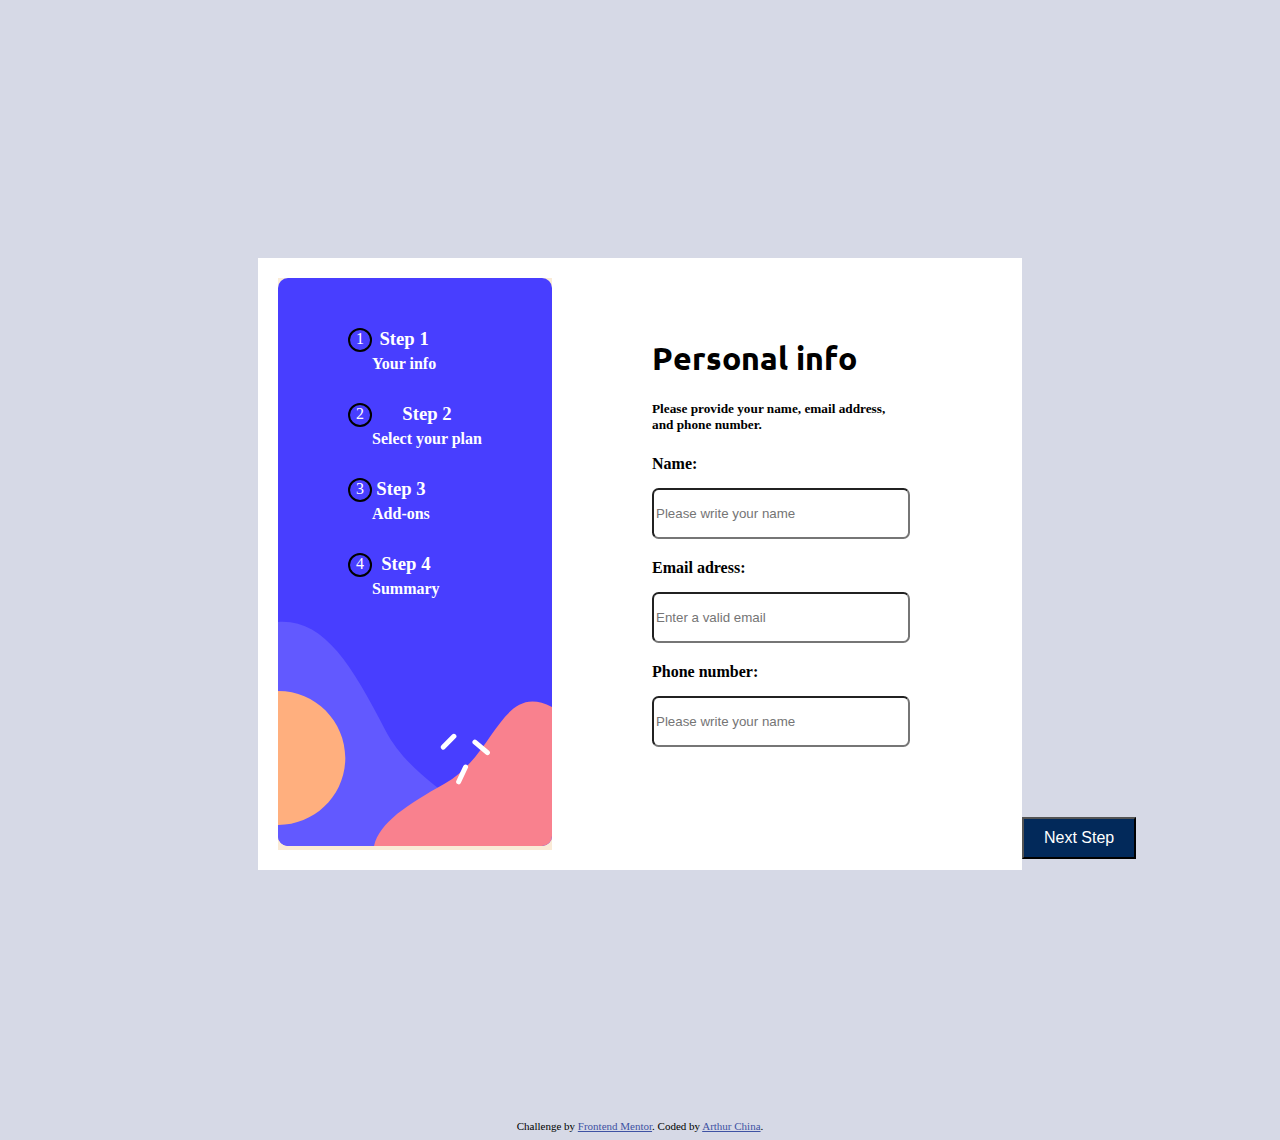
<file: index.html>
<!DOCTYPE html>
<html lang="en">
  <head>
    <meta charset="UTF-8" />
    <meta name="viewport" content="width=device-width, initial-scale=1.0" />
    <!-- displays site properly based on user's device -->

    <link
      rel="icon"
      type="image/png"
      sizes="32x32"
      href="./assets/images/favicon-32x32.png"
    />

    <title>Frontend Mentor | Multi-step form</title>

    <link rel="stylesheet" href="styles.css" />

    <!-- Feel free to remove these styles or customise in your own stylesheet 👍 -->

    <style>
      .attribution {
        font-size: 11px;
        text-align: center;
      }
      .attribution a {
        color: hsl(228, 45%, 44%);
      }
    </style>
  </head>
  <body>
    <!-- Sidebar start -->
    <div class="card-container">
      <div class="main-container">
        <div class="image-container">
          <img
            src="./assets/images/bg-sidebar-desktop.svg"
            alt="sideBar"
            class="sideBar"
          />
          <div class="text-overlay">
            <div class="step-container">
              <div class="number-container">1</div>
              <div>
                <h3>Step 1</h3>
                <h4>Your info</h4>
              </div>
            </div>
            <div class="step-container">
              <div class="number-container">2</div>
              <div>
                <h3>Step 2</h3>
                <h4>Select your plan</h4>
              </div>
            </div>
            <div class="step-container">
              <div class="number-container">3</div>
              <div>
                <h3>Step 3</h3>
                <h4>Add-ons</h4>
              </div>
            </div>
            <div class="step-container">
              <div class="number-container">4</div>
              <div>
                <h3>Step 4</h3>
                <h4>Summary</h4>
              </div>
            </div>
          </div>
        </div>
        <div class="personal-info-container">
          <div class="personal-info-text">
            <h1 class="bold-text">Personal info</h1>
            <h5>Please provide your name, email address, and phone number.</h5>
            <label for="name">Name:</label>
            <input
              type="text"
              id="name"
              name="Name"
              placeholder="Please write your name"
            /><br />
            <label for="email">Email adress:</label>
            <input
              type="text"
              id="email"
              name="Email"
              placeholder="Enter a valid email"
            /><br />
            <label for="phoneNumber">Phone number:</label>
            <input
              type="text"
              id="phoneNumber"
              name="Name"
              placeholder="Please write your name"
            />
            <button id="personal-info-button">Next Step</button>
          </div>
        </div>
      </div>
    </div>
    <!-- Sidebar end -->

    <!-- Step 1 start -->

    <!-- Step 1 end -->

    <div class="attribution">
      Challenge by
      <a href="https://www.frontendmentor.io?ref=challenge" target="_blank"
        >Frontend Mentor</a
      >. Coded by <a href="#">Arthur China</a>.
    </div>
    <script src="main.js"></script>
  </body>
</html>
</file>
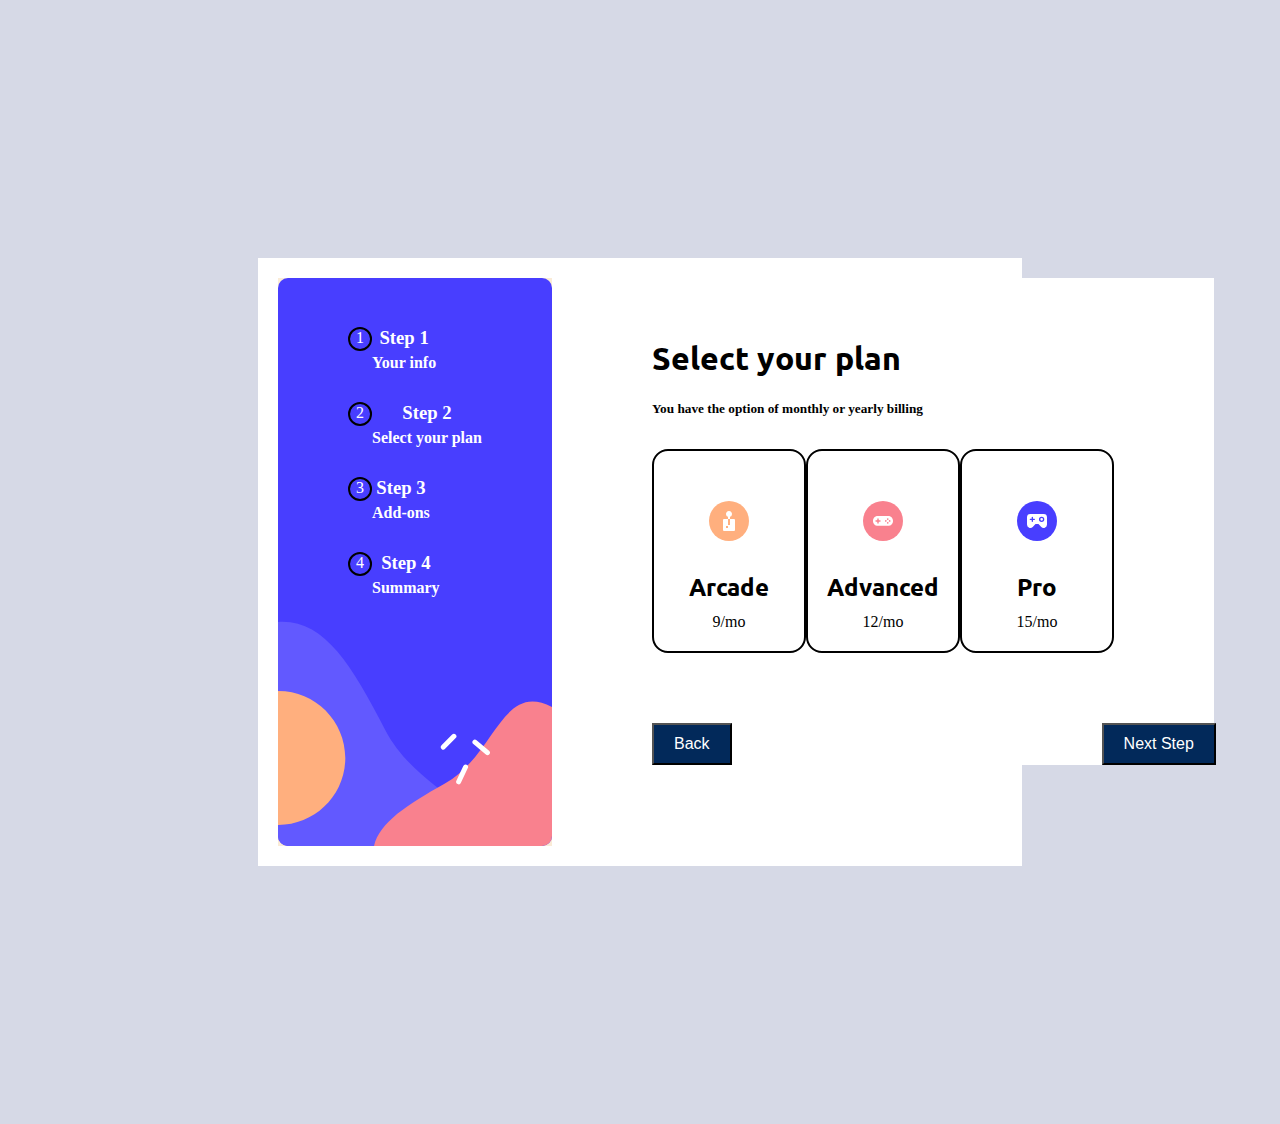
<file: step2.html>
<html lang="en">
  <head>
    <meta charset="UTF-8" />
    <meta name="viewport" content="width=device-width, initial-scale=1.0" />
    <title>Document</title>
    <link rel="stylesheet" href="styles.css" />
  </head>
  <body>
    <!-- Step 2 start -->
    <div class="card-container">
      <div class="main-container">
        <div class="image-container">
          <img
            src="./assets/images/bg-sidebar-desktop.svg"
            alt="sideBar"
            class="sideBar"
          />
          <div class="text-overlay">
            <div class="step-container">
              <div class="number-container">1</div>
              <div>
                <h3>Step 1</h3>
                <h4>Your info</h4>
              </div>
            </div>
            <div class="step-container">
              <div class="number-container">2</div>
              <div>
                <h3>Step 2</h3>
                <h4>Select your plan</h4>
              </div>
            </div>
            <div class="step-container">
              <div class="number-container">3</div>
              <div>
                <h3>Step 3</h3>
                <h4>Add-ons</h4>
              </div>
            </div>
            <div class="step-container">
              <div class="number-container">4</div>
              <div>
                <h3>Step 4</h3>
                <h4>Summary</h4>
              </div>
            </div>
          </div>
        </div>
        <div class="personal-info-container">
          <div class="personal-info-text">
            <h1 class="bold-text">Select your plan</h1>
            <h5>You have the option of monthly or yearly billing</h5>
            <div id="option-container">
              <div class="option">
                <img src="./assets/images/icon-arcade.svg" />
                <h2 class="bold-text">Arcade</h2>
                <p class="price-text">9/mo</p>
              </div>
              <div class="option">
                <img src="./assets/images/icon-advanced.svg" />
                <h2 class="bold-text">Advanced</h2>
                <p class="price-text">12/mo</p>
              </div>
              <div class="option">
                <img src="./assets/images/icon-pro.svg" />
                <h2 class="bold-text">Pro</h2>
                <p class="price-text">15/mo</p>
              </div>
            </div>
            <div>
              <button id="back-button-step2">Back</button>
              <button id="selectPlan-button">Next Step</button>
            </div>
          </div>
        </div>
      </div>
    </div>
    <script src="step2.js"></script>
    <!-- Step 2 end -->
  </body>
</html>
</file>
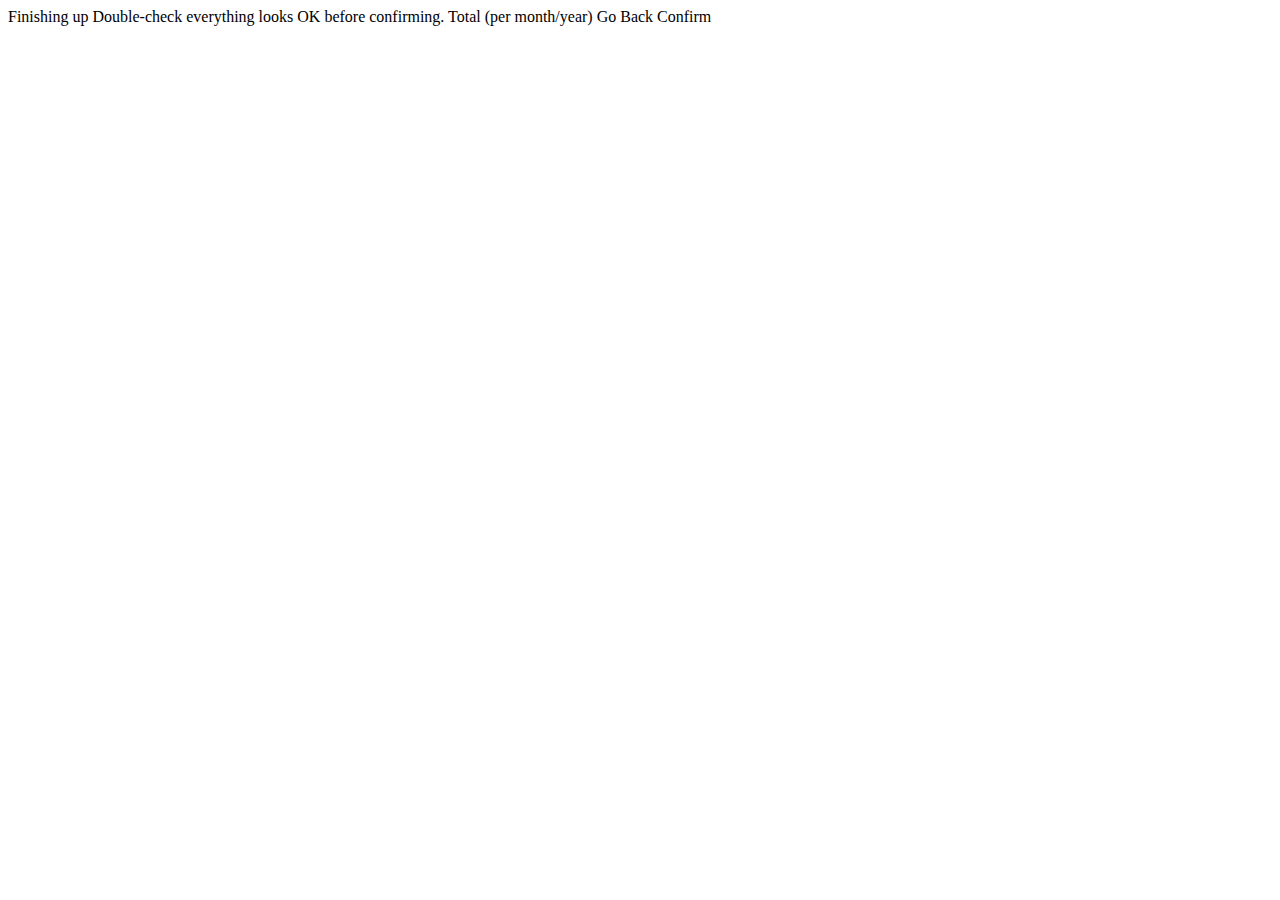
<file: step4.html>
<html lang="en">
  <head>
    <meta charset="UTF-8" />
    <meta name="viewport" content="width=device-width, initial-scale=1.0" />
    <title>Document</title>
  </head>
  <body>
    <!-- Step 4 start -->

    Finishing up Double-check everything looks OK before confirming.

    <!-- Dynamically add subscription and add-on selections here -->

    Total (per month/year) Go Back Confirm

    <!-- Step 4 end -->
  </body>
</html>
</file>
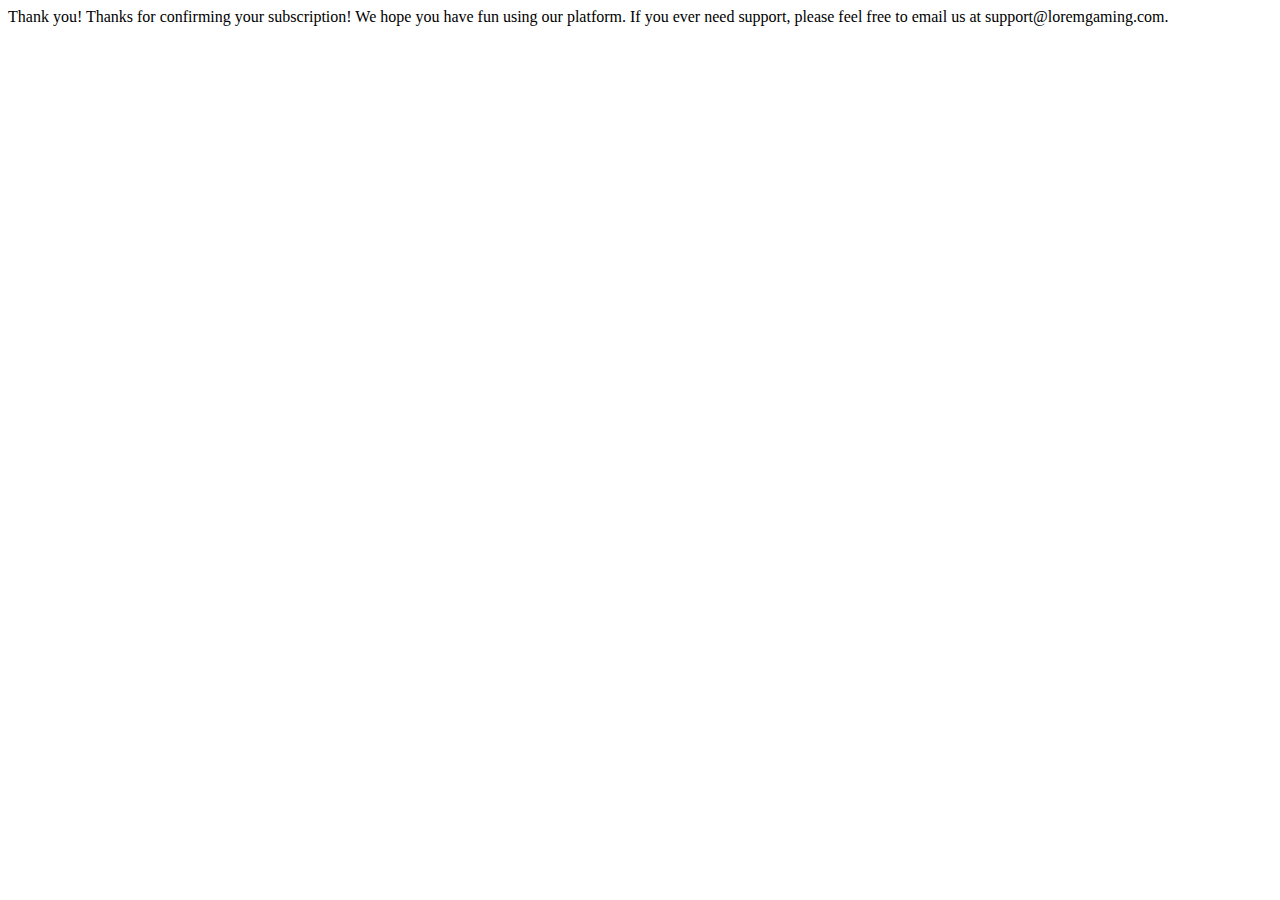
<file: step5.html>
<html lang="en">
  <head>
    <meta charset="UTF-8" />
    <meta name="viewport" content="width=device-width, initial-scale=1.0" />
    <title>Document</title>
  </head>
  <body>
    <!-- Step 5 start -->

    Thank you! Thanks for confirming your subscription! We hope you have fun
    using our platform. If you ever need support, please feel free to email us
    at support@loremgaming.com.

    <!-- Step 5 end -->
  </body>
</html>
</file>
<file: styles.css>
@font-face {
  font-family: Ubuntu-Bold;
  src: url(./assets/fonts/Ubuntu-Bold.ttf);
}
@font-face {
  font-family: Ubunto-Medium;
  src: url(./assets/fonts/Ubuntu-Medium.ttf);
}
@font-face {
  font-family: Ubuntu-Regular;
  src: url(./assets/fonts/Ubuntu-Regular.ttf);
}
body {
  background-color: hsl(229, 24%, 87%);
}
.card-container {
  padding: 250px;
  background-color: hsl(229, 24%, 87%);
}

.main-container {
  display: flex;
  align-items: flex-start;
  background-color: white;
  padding: 20px;
}
.personal-info-container {
  background-color: white;
  flex: 1;
  padding-top: 30px;
  padding-inline: 100px;
}

.personal-info-text {
}

.image-container {
  position: relative;
  background-color: antiquewhite;
  display: inline-block;
  width: fit-content;
  height: fit-content;
}

.text-overlay {
  position: absolute;
  color: white;
  text-align: center;
  top: 35%;
  left: 50%;
  transform: translate(-50%, -50%);
}

label {
  display: block; /* Hace que el label ocupe una línea completa */
  font-weight: bold;
  margin-bottom: 15px;
  margin-top: 20px;
}

input {
  width: 100%;
  height: 45px;
  border-radius: 0.5em;
}

button {
  padding: 10px 20px;
  font-size: 16px;
  background-color: hsl(213, 96%, 18%);
  color: white;
}

#personal-info-button {
  margin-top: 70px;
  margin-left: 370px;
  position: absolute;
}

.number-container {
  border: 2px solid #000;
  border-color: black;
  height: 20px;
  width: 20px;
  border-radius: 50%;
}

.step-container {
  display: flex;
  flex-direction: row;
}

h3 {
  margin-top: 0;
  margin-bottom: 0;
}

h4 {
  margin-top: 5px;
  margin-bottom: 30px;
}

#option-container {
  display: flex;
  justify-content: space-between;
}

.option {
  height: 150px;
  border-radius: 1em;
  width: 150px;
  border: 2px solid #000;
  text-align: center;
  align-items: center;
  justify-content: space-between;
  position: relative;
  padding-top: 50px;
  margin-top: 10px;
}

.advanced-option {
  height: 100px;
  width: 100px;
  border: 2px solid #000;
}

.pro-option {
  height: 100px;
  width: 100px;
  border: 2px solid #000;
}

#back-button-step2 {
  margin-top: 70px;
}

.bold-text {
  font-family: "Ubuntu-Bold", Arial, Helvetica, sans-serif;
  margin-top: 30px;
  position: relative;
  align-self: center;
  margin-left: 0px;
}

.price-text {
  margin-top: -10px;
}

#selectPlan-button {
  margin-top: 70px;
  margin-left: 370px;
  position: absolute;
}
</file>
